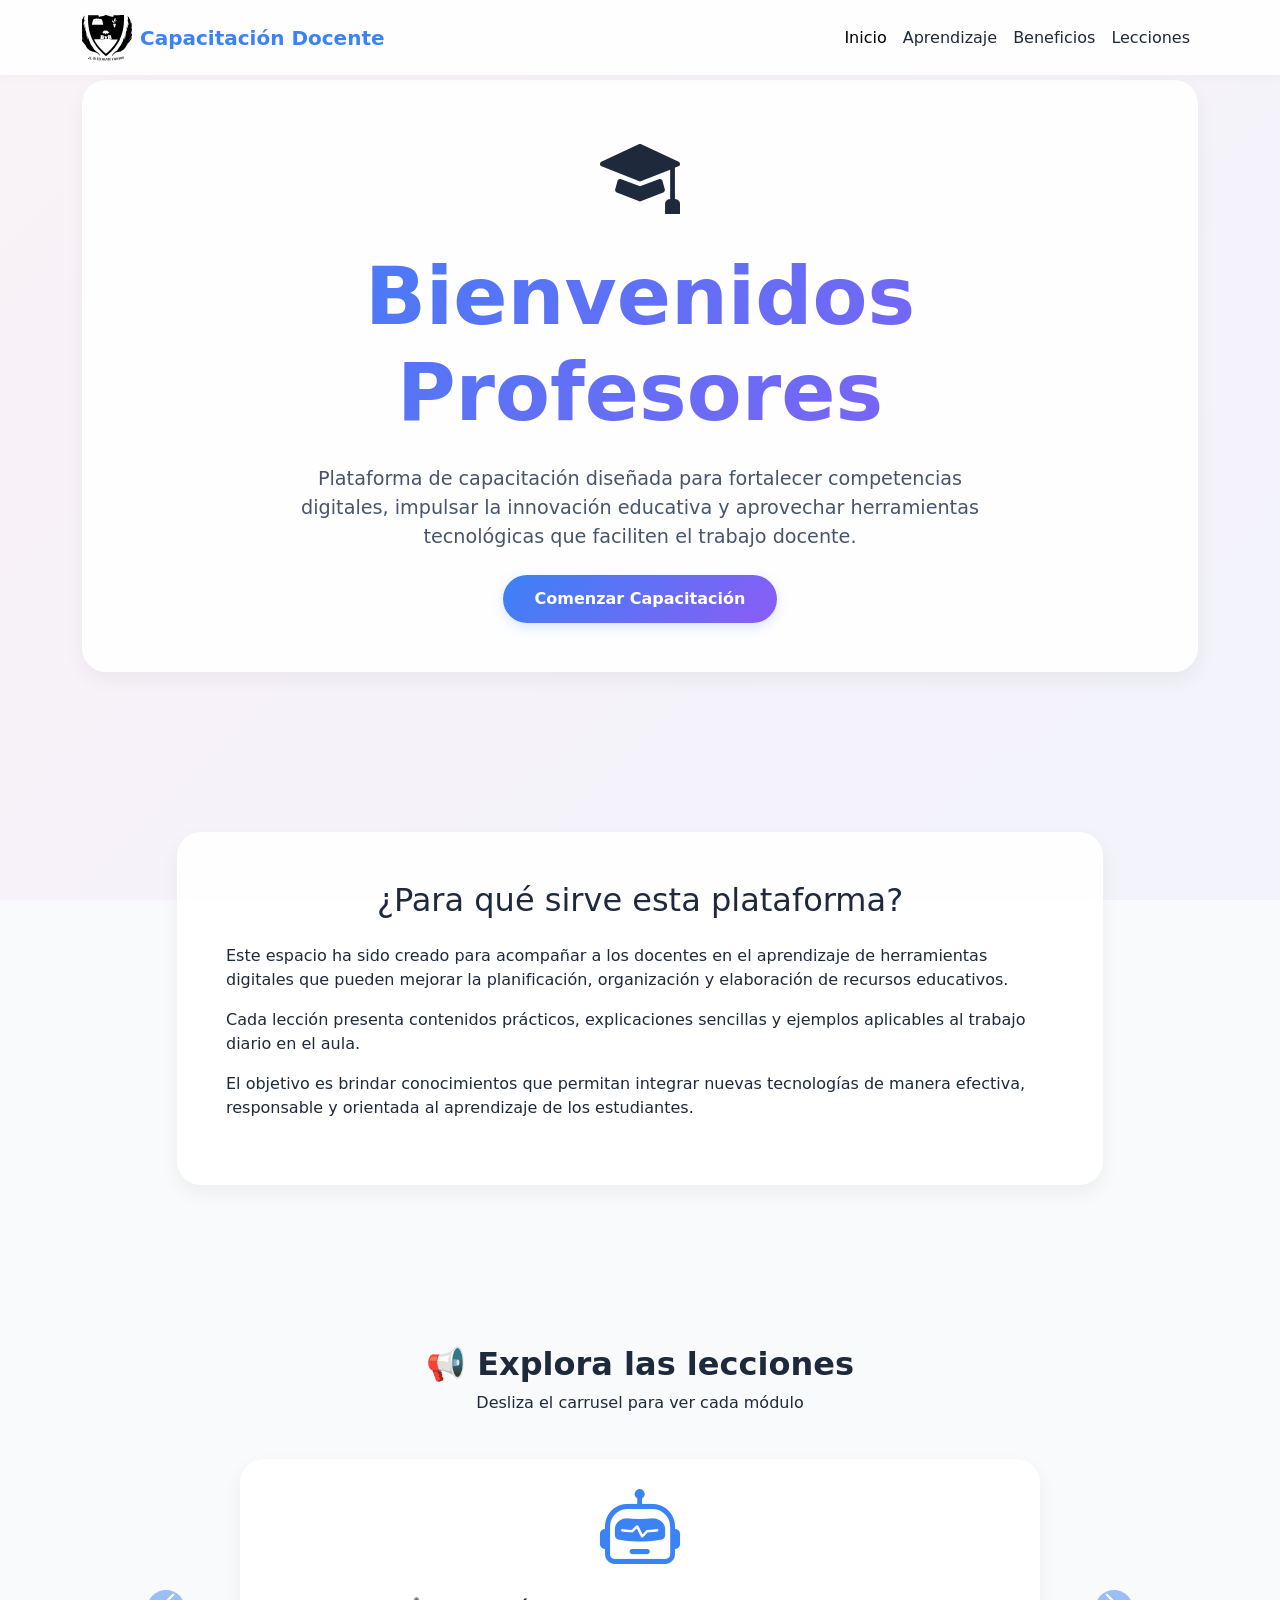
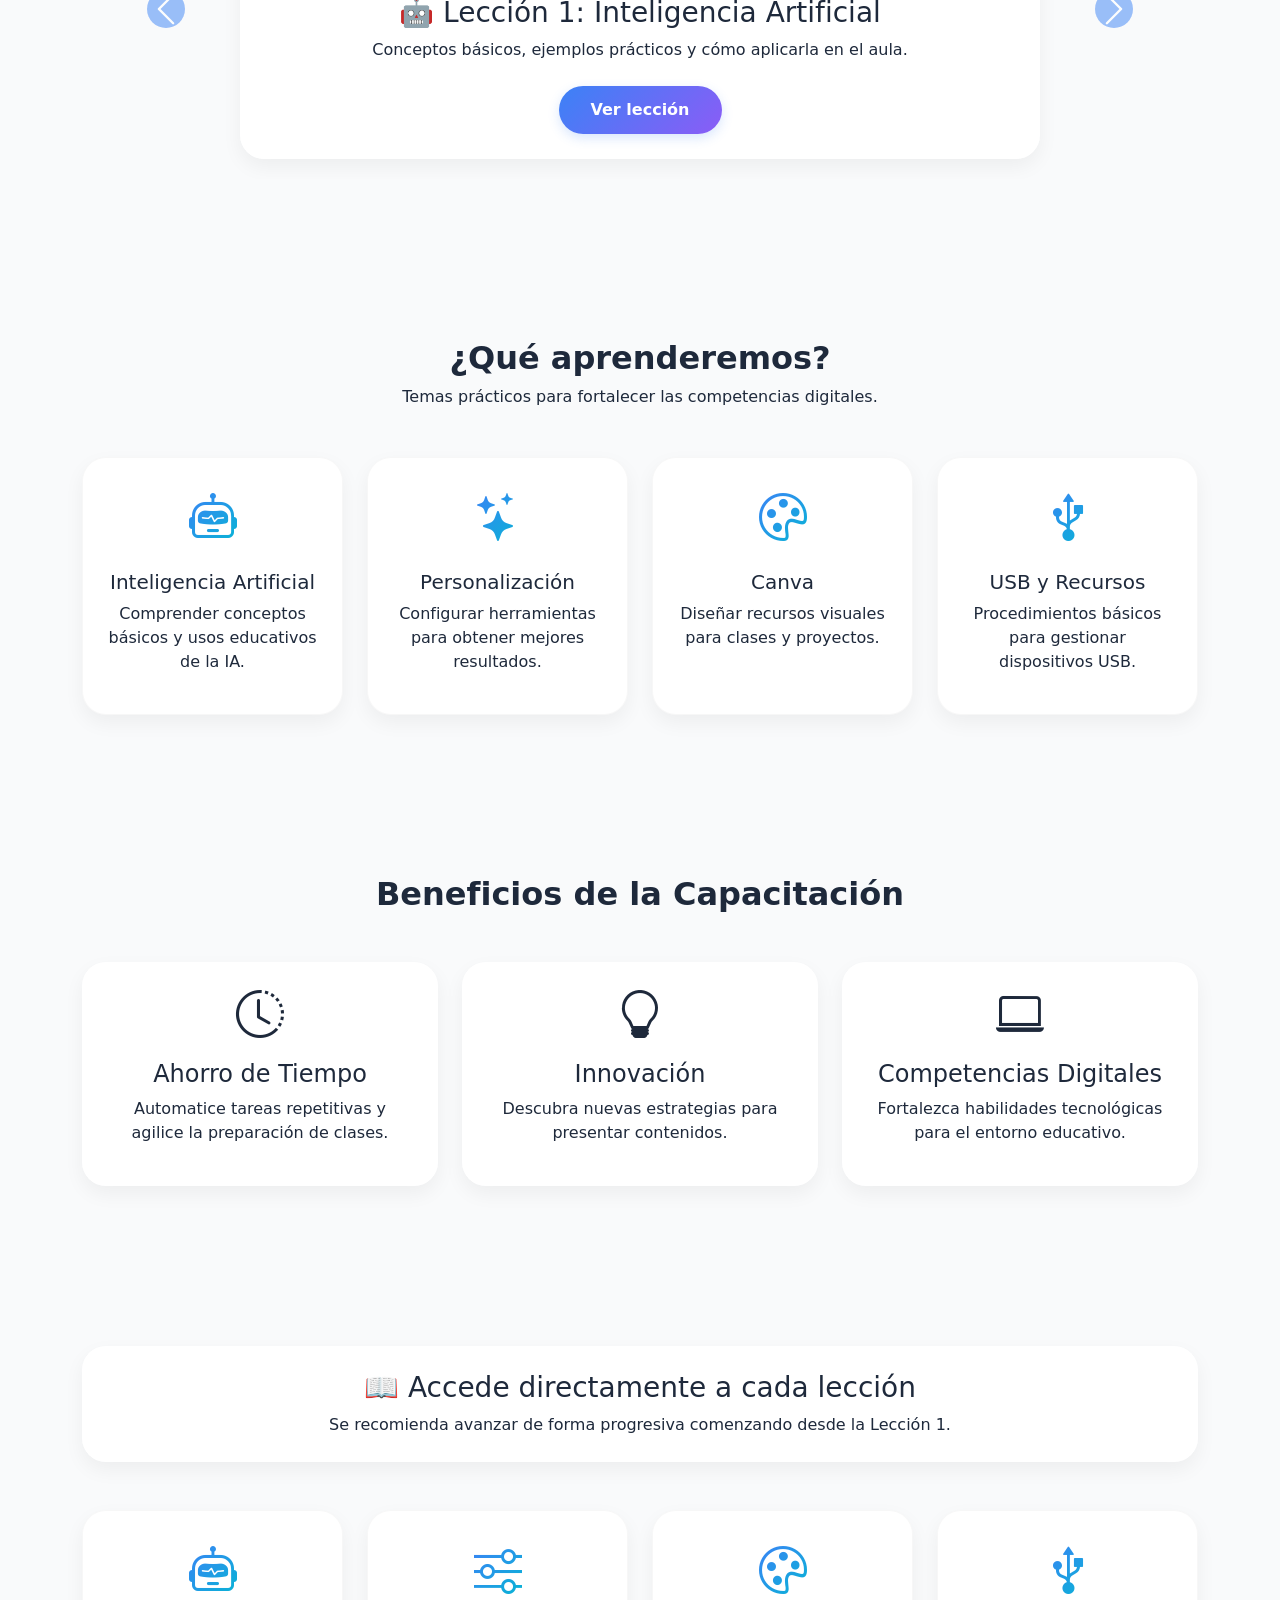
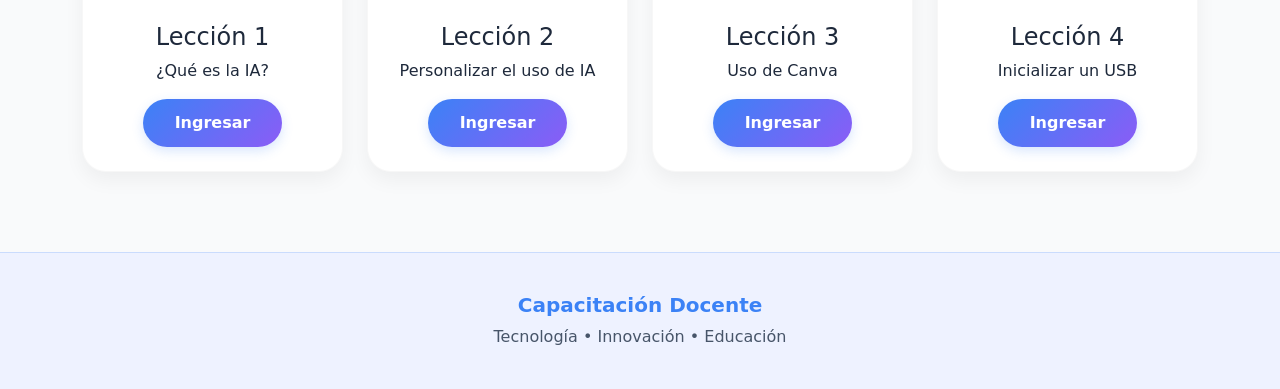
<file: index.html>
<!DOCTYPE html>
<html lang="es">
<head>
  <meta charset="UTF-8">
  <meta name="viewport" content="width=device-width, initial-scale=1.0">
  <title>Capacitación Docente | Aprende herramientas digitales</title>
  <link rel="icon" href="img/logocolegio.svg">
  <!-- Bootstrap 5 -->
  <link href="https://cdn.jsdelivr.net/npm/bootstrap@5.3.8/dist/css/bootstrap.min.css" rel="stylesheet">
  <!-- Bootstrap Icons -->
  <link rel="stylesheet" href="https://cdn.jsdelivr.net/npm/bootstrap-icons@1.13.1/font/bootstrap-icons.min.css">
  <!-- Tu CSS claro -->
  <link rel="stylesheet" href="css/styles.css">
</head>
<body>

<!-- ==========================
     NAVBAR
========================== -->
<nav class="navbar navbar-expand-lg navbar-custom fixed-top">
  <div class="container">
    <a class="navbar-brand d-flex align-items-center" href="index.html">
      <img src="img/logocolegio.svg" alt="Logo Colegio" width="50" class="me-2">
      <span class="fw-bold">Capacitación Docente</span>
    </a>
    <button class="navbar-toggler" type="button" data-bs-toggle="collapse" data-bs-target="#menu">
      <span class="navbar-toggler-icon"></span>
    </button>
    <div class="collapse navbar-collapse" id="menu">
      <ul class="navbar-nav ms-auto">
        <li class="nav-item"><a class="nav-link" href="#inicio">Inicio</a></li>
        <li class="nav-item"><a class="nav-link" href="#aprendizaje">Aprendizaje</a></li>
        <li class="nav-item"><a class="nav-link" href="#beneficios">Beneficios</a></li>
        <li class="nav-item"><a class="nav-link" href="#lecciones">Lecciones</a></li>
      </ul>
    </div>
  </div>
</nav>

<!-- ==========================
     HERO
========================== -->
<section id="inicio" class="section-slide">
  <div class="container text-center">
    <div class="glass p-5 reveal">
      <i class="bi bi-mortarboard-fill display-1 float-element"></i>
      <h1 class="hero-title mt-4">Bienvenidos Profesores</h1>
      <p class="hero-subtitle mt-4">
        Plataforma de capacitación diseñada para fortalecer competencias digitales, impulsar la innovación educativa
        y aprovechar herramientas tecnológicas que faciliten el trabajo docente.
      </p>
      <a href="#lecciones" class="btn btn-custom mt-4">Comenzar Capacitación</a>
    </div>
  </div>
</section>

<!-- ==========================
     PRESENTACIÓN
========================== -->
<section class="section-slide">
  <div class="container">
    <div class="row justify-content-center">
      <div class="col-lg-10">
        <div class="glass p-5 reveal">
          <h2 class="text-center mb-4">¿Para qué sirve esta plataforma?</h2>
          <p>Este espacio ha sido creado para acompañar a los docentes en el aprendizaje de herramientas digitales
            que pueden mejorar la planificación, organización y elaboración de recursos educativos.</p>
          <p>Cada lección presenta contenidos prácticos, explicaciones sencillas y ejemplos aplicables
            al trabajo diario en el aula.</p>
          <p>El objetivo es brindar conocimientos que permitan integrar nuevas tecnologías de manera efectiva,
            responsable y orientada al aprendizaje de los estudiantes.</p>
        </div>
      </div>
    </div>
  </div>
</section>

<!-- ==========================
     NUEVO CARRUSEL (arriba, sin reemplazar nada)
========================== -->
<section class="section-slide">
  <div class="container">
    <div class="text-center mb-4">
      <h2 class="fw-bold">📢 Explora las lecciones</h2>
      <p>Desliza el carrusel para ver cada módulo</p>
    </div>
    <div id="carouselLeccionesTop" class="carousel slide" data-bs-ride="carousel">
      <div class="carousel-indicators">
        <button type="button" data-bs-target="#carouselLeccionesTop" data-bs-slide-to="0" class="active"></button>
        <button type="button" data-bs-target="#carouselLeccionesTop" data-bs-slide-to="1"></button>
        <button type="button" data-bs-target="#carouselLeccionesTop" data-bs-slide-to="2"></button>
        <button type="button" data-bs-target="#carouselLeccionesTop" data-bs-slide-to="3"></button>
      </div>
      <div class="carousel-inner">
        <div class="carousel-item active">
          <div class="glass p-4 text-center" style="max-width: 800px; margin: 0 auto;">
            <i class="bi bi-robot display-1" style="color: var(--primary);"></i>
            <h3 class="mt-3">🤖 Lección 1: Inteligencia Artificial</h3>
            <p>Conceptos básicos, ejemplos prácticos y cómo aplicarla en el aula.</p>
            <a href="leccion1.html" class="btn btn-custom mt-2">Ver lección</a>
          </div>
        </div>
        <div class="carousel-item">
          <div class="glass p-4 text-center" style="max-width: 800px; margin: 0 auto;">
            <i class="bi bi-stars display-1" style="color: var(--primary);"></i>
            <h3 class="mt-3">🎯 Lección 2: Personalizar la IA</h3>
            <p>Ajusta prompts y parámetros para obtener respuestas adaptadas a tu materia.</p>
            <a href="leccion2.html" class="btn btn-custom mt-2">Ver lección</a>
          </div>
        </div>
        <div class="carousel-item">
          <div class="glass p-4 text-center" style="max-width: 800px; margin: 0 auto;">
            <i class="bi bi-palette display-1" style="color: var(--primary);"></i>
            <h3 class="mt-3">🎨 Lección 3: Canva para docentes</h3>
            <p>Diseña materiales visuales, infografías y presentaciones impactantes.</p>
            <a href="leccion3.html" class="btn btn-custom mt-2">Ver lección</a>
          </div>
        </div>
        <div class="carousel-item">
          <div class="glass p-4 text-center" style="max-width: 800px; margin: 0 auto;">
            <i class="bi bi-usb-symbol display-1" style="color: var(--primary);"></i>
            <h3 class="mt-3">💾 Lección 4: Inicializar un USB</h3>
            <p>Formateo, organización de archivos y seguridad para el aula.</p>
            <a href="leccion4.html" class="btn btn-custom mt-2">Ver lección</a>
          </div>
        </div>
      </div>
      <button class="carousel-control-prev" type="button" data-bs-target="#carouselLeccionesTop" data-bs-slide="prev">
        <span class="carousel-control-prev-icon" aria-hidden="true"></span>
      </button>
      <button class="carousel-control-next" type="button" data-bs-target="#carouselLeccionesTop" data-bs-slide="next">
        <span class="carousel-control-next-icon" aria-hidden="true"></span>
      </button>
    </div>
  </div>
</section>

<!-- ==========================
     APRENDIZAJE (tarjetas originales)
========================== -->
<section id="aprendizaje" class="section-slide">
  <div class="container">
    <div class="text-center mb-5">
      <h2 class="fw-bold">¿Qué aprenderemos?</h2>
      <p>Temas prácticos para fortalecer las competencias digitales.</p>
    </div>
    <div class="row g-4">
      <div class="col-md-6 col-lg-3">
        <div class="card-custom p-4 h-100 text-center reveal">
          <i class="bi bi-robot card-icon"></i>
          <h5 class="mt-3">Inteligencia Artificial</h5>
          <p>Comprender conceptos básicos y usos educativos de la IA.</p>
        </div>
      </div>
      <div class="col-md-6 col-lg-3">
        <div class="card-custom p-4 h-100 text-center reveal">
          <i class="bi bi-stars card-icon"></i>
          <h5 class="mt-3">Personalización</h5>
          <p>Configurar herramientas para obtener mejores resultados.</p>
        </div>
      </div>
      <div class="col-md-6 col-lg-3">
        <div class="card-custom p-4 h-100 text-center reveal">
          <i class="bi bi-palette card-icon"></i>
          <h5 class="mt-3">Canva</h5>
          <p>Diseñar recursos visuales para clases y proyectos.</p>
        </div>
      </div>
      <div class="col-md-6 col-lg-3">
        <div class="card-custom p-4 h-100 text-center reveal">
          <i class="bi bi-usb-symbol card-icon"></i>
          <h5 class="mt-3">USB y Recursos</h5>
          <p>Procedimientos básicos para gestionar dispositivos USB.</p>
        </div>
      </div>
    </div>
  </div>
</section>

<!-- ==========================
     BENEFICIOS
========================== -->
<section id="beneficios" class="section-slide">
  <div class="container">
    <div class="text-center mb-5">
      <h2 class="fw-bold">Beneficios de la Capacitación</h2>
    </div>
    <div class="row g-4">
      <div class="col-lg-4">
        <div class="glass p-4 text-center reveal">
          <i class="bi bi-clock-history display-5"></i>
          <h4 class="mt-3">Ahorro de Tiempo</h4>
          <p>Automatice tareas repetitivas y agilice la preparación de clases.</p>
        </div>
      </div>
      <div class="col-lg-4">
        <div class="glass p-4 text-center reveal">
          <i class="bi bi-lightbulb display-5"></i>
          <h4 class="mt-3">Innovación</h4>
          <p>Descubra nuevas estrategias para presentar contenidos.</p>
        </div>
      </div>
      <div class="col-lg-4">
        <div class="glass p-4 text-center reveal">
          <i class="bi bi-laptop display-5"></i>
          <h4 class="mt-3">Competencias Digitales</h4>
          <p>Fortalezca habilidades tecnológicas para el entorno educativo.</p>
        </div>
      </div>
    </div>
  </div>
</section>

<!-- ==========================
     LECCIONES (SECCIÓN ORIGINAL CON TARJETAS Y BOTONES INGRESAR)
========================== -->
<section id="lecciones" class="section-slide">
  <div class="container">
    <div class="glass p-4 text-center mb-5 reveal">
      <h3>📖 Accede directamente a cada lección</h3>
      <p class="mb-0">Se recomienda avanzar de forma progresiva comenzando desde la Lección 1.</p>
    </div>
    <div class="row g-4">
      <div class="col-md-6 col-lg-3">
        <div class="card-custom p-4 text-center reveal">
          <i class="bi bi-robot card-icon"></i>
          <h4 class="mt-3">Lección 1</h4>
          <p>¿Qué es la IA?</p>
          <a href="leccion1.html" class="btn btn-custom">Ingresar</a>
        </div>
      </div>
      <div class="col-md-6 col-lg-3">
        <div class="card-custom p-4 text-center reveal">
          <i class="bi bi-sliders card-icon"></i>
          <h4 class="mt-3">Lección 2</h4>
          <p>Personalizar el uso de IA</p>
          <a href="leccion2.html" class="btn btn-custom">Ingresar</a>
        </div>
      </div>
      <div class="col-md-6 col-lg-3">
        <div class="card-custom p-4 text-center reveal">
          <i class="bi bi-palette card-icon"></i>
          <h4 class="mt-3">Lección 3</h4>
          <p>Uso de Canva</p>
          <a href="leccion3.html" class="btn btn-custom">Ingresar</a>
        </div>
      </div>
      <div class="col-md-6 col-lg-3">
        <div class="card-custom p-4 text-center reveal">
          <i class="bi bi-usb-symbol card-icon"></i>
          <h4 class="mt-3">Lección 4</h4>
          <p>Inicializar un USB</p>
          <a href="leccion4.html" class="btn btn-custom">Ingresar</a>
        </div>
      </div>
    </div>
  </div>
</section>

<!-- ==========================
     FOOTER
========================== -->
<footer>
  <div class="container text-center">
    <h5>Capacitación Docente</h5>
    <p class="mb-0">Tecnología • Innovación • Educación</p>
  </div>
</footer>

<!-- Botón volver arriba -->
<button id="btnTop" class="btn btn-custom"><i class="bi bi-arrow-up"></i></button>

<script src="https://cdn.jsdelivr.net/npm/bootstrap@5.3.8/dist/js/bootstrap.bundle.min.js"></script>
<script src="js/app.js"></script>
</body>
</html>
</file>
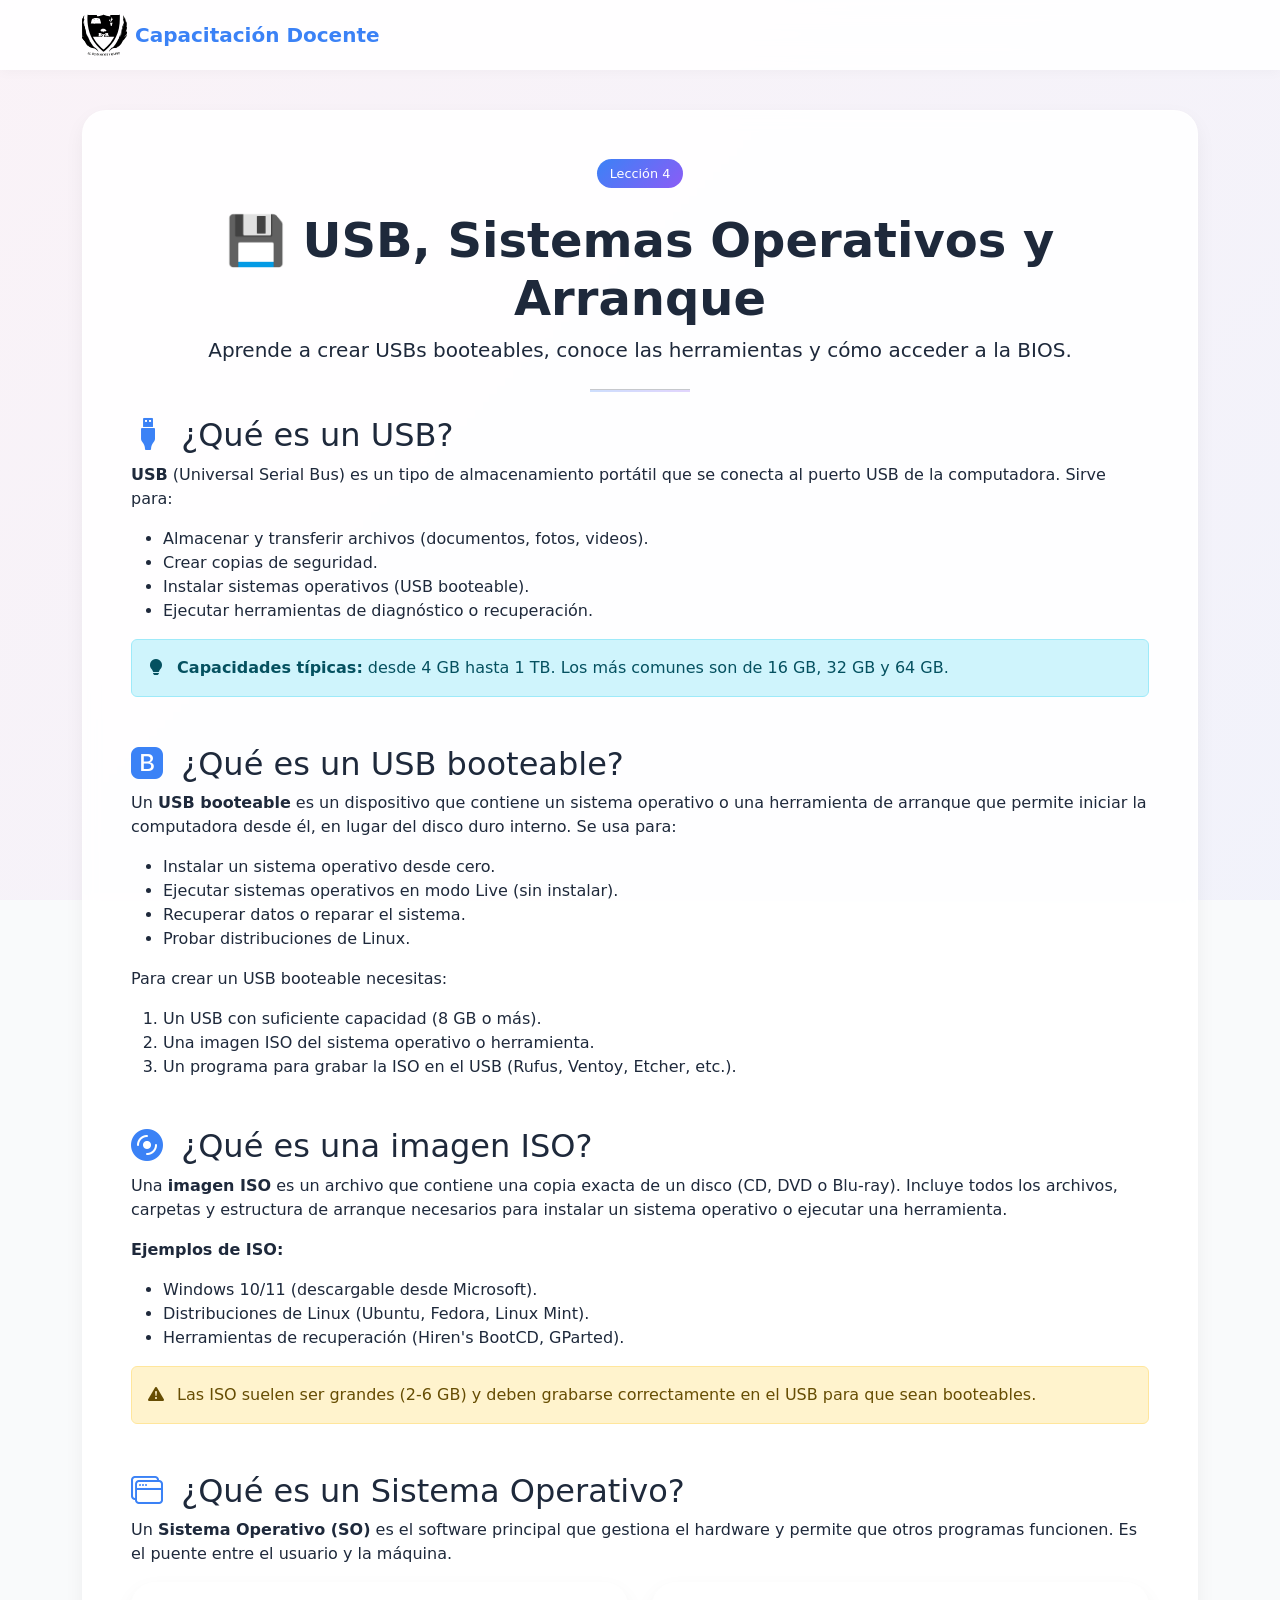
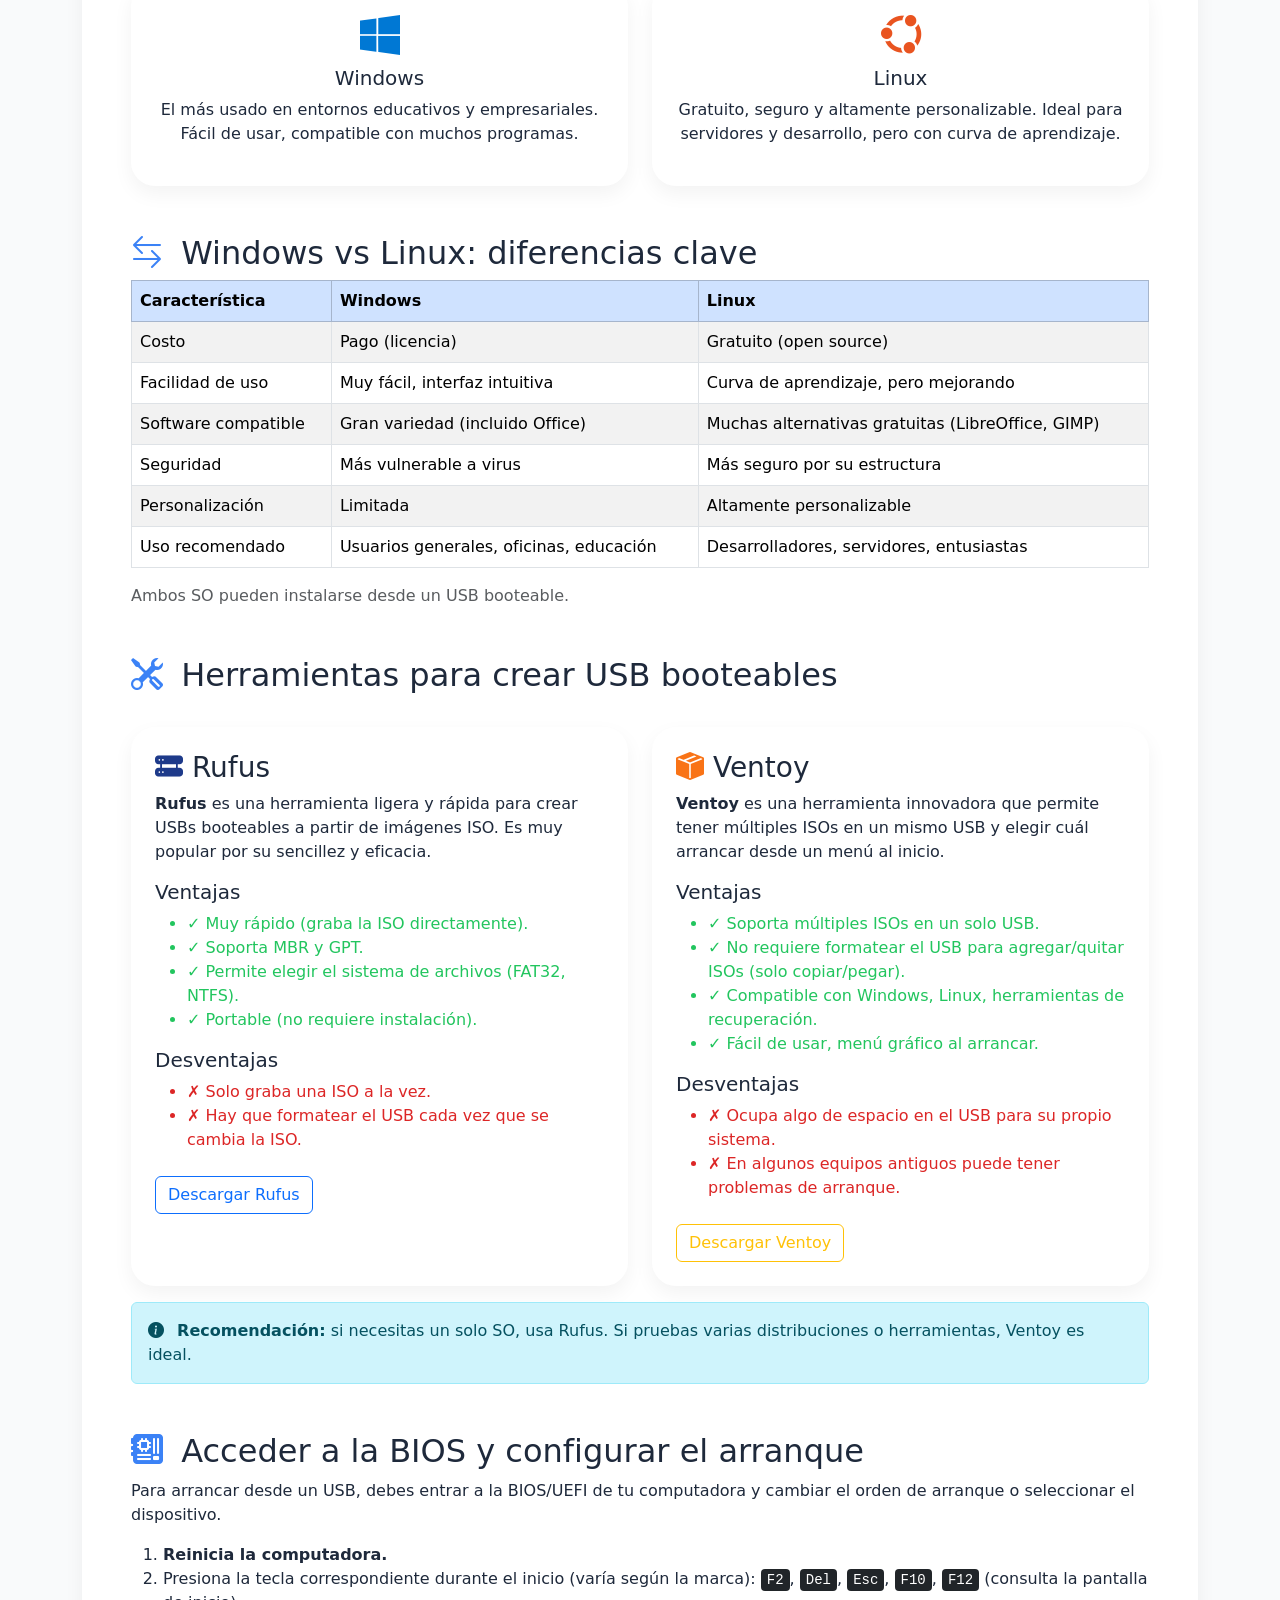
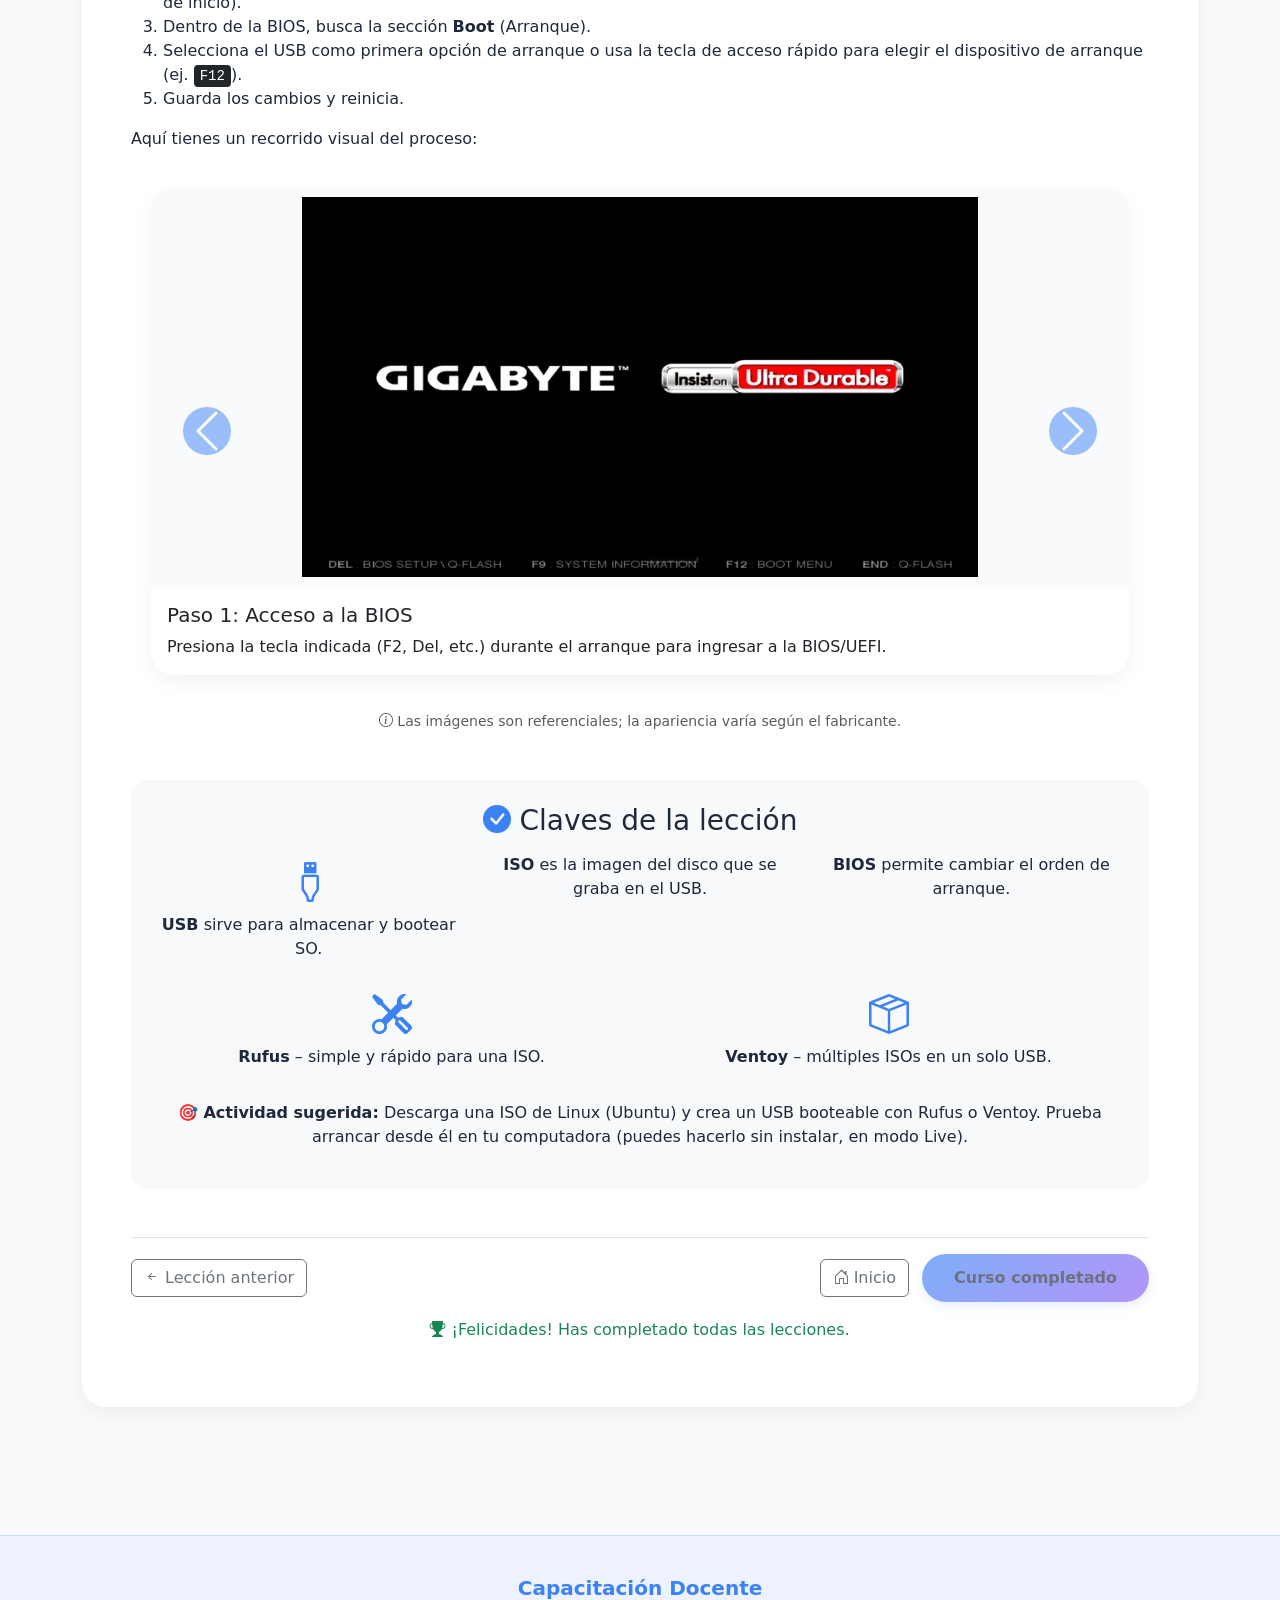
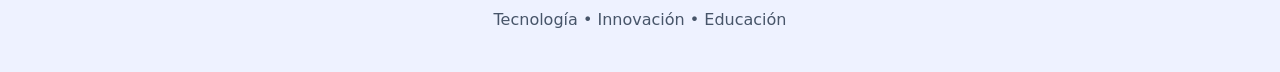
<file: leccion4.html>
<!DOCTYPE html>
<html lang="es">
<head>
  <meta charset="UTF-8">
  <meta name="viewport" content="width=device-width, initial-scale=1.0">
  <title>Lección 4: USB, Sistemas Operativos y Herramientas de Arranque | Capacitación Docente</title>
  <link rel="icon" href="img/logocolegio.svg">
  <!-- Bootstrap 5 -->
  <link href="https://cdn.jsdelivr.net/npm/bootstrap@5.3.8/dist/css/bootstrap.min.css" rel="stylesheet">
  <!-- Bootstrap Icons -->
  <link rel="stylesheet" href="https://cdn.jsdelivr.net/npm/bootstrap-icons@1.13.1/font/bootstrap-icons.min.css">
  <!-- Tu CSS claro -->
  <link rel="stylesheet" href="css/styles.css">
  <style>
    .tarjeta-interactiva {
      background: white;
      border-radius: var(--radius);
      padding: 1.5rem;
      box-shadow: var(--shadow);
      transition: var(--transition);
      height: 100%;
      text-align: center;
    }
    .tarjeta-interactiva:hover {
      transform: translateY(-8px);
      box-shadow: 0 20px 30px -12px rgba(0, 0, 0, 0.15);
    }
    .badge-leccion {
      background: linear-gradient(135deg, var(--primary), var(--accent));
      color: white;
      padding: 0.3rem 0.8rem;
      border-radius: 50px;
      font-size: 0.8rem;
      display: inline-block;
      margin-bottom: 1rem;
    }
    .carousel-paso .carousel-item {
      padding: 20px;
    }
    .carousel-paso .card {
      border: none;
      border-radius: var(--radius);
      box-shadow: var(--shadow);
      overflow: hidden;
    }
    .carousel-paso .card img {
      max-height: 400px;
      object-fit: contain;
      background: #f8fafc;
      padding: 10px;
    }
    .carousel-control-prev-icon,
    .carousel-control-next-icon {
      background-color: var(--primary);
      border-radius: 50%;
      padding: 1.5rem;
    }
    .comparacion-herramienta {
      background: white;
      border-radius: var(--radius);
      padding: 1.5rem;
      box-shadow: var(--shadow);
      height: 100%;
    }
    .comparacion-herramienta ul {
      text-align: left;
    }
    .ventaja {
      color: #22c55e;
    }
    .desventaja {
      color: #dc2626;
    }
  </style>
</head>
<body>

<nav class="navbar navbar-custom">
  <div class="container">
    <a class="navbar-brand d-flex align-items-center" href="index.html">
      <img src="img/logocolegio.svg" alt="Logo" width="45" class="me-2">
      <span class="fw-bold">Capacitación Docente</span>
    </a>
  </div>
</nav>

<section class="section-slide" style="padding-top: 40px;">
  <div class="container">
    <div class="glass p-4 p-md-5 reveal">
      
      <!-- Encabezado -->
      <div class="text-center mb-4">
        <span class="badge-leccion">Lección 4 </span>
        <h1 class="display-5 fw-bold mt-2">💾 USB, Sistemas Operativos y Arranque</h1>
        <p class="lead">Aprende a crear USBs booteables, conoce las herramientas y cómo acceder a la BIOS.</p>
        <hr class="my-4" style="max-width: 100px; margin: auto; height: 3px; background: linear-gradient(90deg, var(--primary), var(--accent));">
      </div>

      <!-- ================= 1. QUÉ ES UN USB Y PARA QUÉ SIRVE ================= -->
      <div class="mb-5">
        <h2><i class="bi bi-usb-plug-fill me-2" style="color: var(--primary);"></i> ¿Qué es un USB?</h2>
        <p><strong>USB</strong> (Universal Serial Bus) es un tipo de almacenamiento portátil que se conecta al puerto USB de la computadora. Sirve para:</p>
        <ul>
          <li>Almacenar y transferir archivos (documentos, fotos, videos).</li>
          <li>Crear copias de seguridad.</li>
          <li>Instalar sistemas operativos (USB booteable).</li>
          <li>Ejecutar herramientas de diagnóstico o recuperación.</li>
        </ul>
        <div class="alert alert-info mt-2">
          <i class="bi bi-lightbulb-fill me-2"></i> <strong>Capacidades típicas:</strong> desde 4 GB hasta 1 TB. Los más comunes son de 16 GB, 32 GB y 64 GB.
        </div>
      </div>

      <!-- ================= 2. USB BOOTEABLE ================= -->
      <div class="mb-5">
        <h2><i class="bi bi-bootstrap-fill me-2" style="color: var(--primary);"></i> ¿Qué es un USB booteable?</h2>
        <p>Un <strong>USB booteable</strong> es un dispositivo que contiene un sistema operativo o una herramienta de arranque que permite iniciar la computadora desde él, en lugar del disco duro interno. Se usa para:</p>
        <ul>
          <li>Instalar un sistema operativo desde cero.</li>
          <li>Ejecutar sistemas operativos en modo Live (sin instalar).</li>
          <li>Recuperar datos o reparar el sistema.</li>
          <li>Probar distribuciones de Linux.</li>
        </ul>
        <p>Para crear un USB booteable necesitas:</p>
        <ol>
          <li>Un USB con suficiente capacidad (8 GB o más).</li>
          <li>Una imagen ISO del sistema operativo o herramienta.</li>
          <li>Un programa para grabar la ISO en el USB (Rufus, Ventoy, Etcher, etc.).</li>
        </ol>
      </div>

      <!-- ================= 3. QUÉ ES UNA ISO ================= -->
      <div class="mb-5">
        <h2><i class="bi bi-disc-fill me-2" style="color: var(--primary);"></i> ¿Qué es una imagen ISO?</h2>
        <p>Una <strong>imagen ISO</strong> es un archivo que contiene una copia exacta de un disco (CD, DVD o Blu-ray). Incluye todos los archivos, carpetas y estructura de arranque necesarios para instalar un sistema operativo o ejecutar una herramienta.</p>
        <p><strong>Ejemplos de ISO:</strong></p>
        <ul>
          <li>Windows 10/11 (descargable desde Microsoft).</li>
          <li>Distribuciones de Linux (Ubuntu, Fedora, Linux Mint).</li>
          <li>Herramientas de recuperación (Hiren's BootCD, GParted).</li>
        </ul>
        <div class="alert alert-warning">
          <i class="bi bi-exclamation-triangle-fill me-2"></i> Las ISO suelen ser grandes (2-6 GB) y deben grabarse correctamente en el USB para que sean booteables.
        </div>
      </div>

      <!-- ================= 4. QUÉ ES UN SISTEMA OPERATIVO ================= -->
      <div class="mb-5">
        <h2><i class="bi bi-window-stack me-2" style="color: var(--primary);"></i> ¿Qué es un Sistema Operativo?</h2>
        <p>Un <strong>Sistema Operativo (SO)</strong> es el software principal que gestiona el hardware y permite que otros programas funcionen. Es el puente entre el usuario y la máquina.</p>
        <div class="row mt-3">
          <div class="col-md-6">
            <div class="tarjeta-interactiva">
              <i class="bi bi-windows fs-1" style="color: #0078d4;"></i>
              <h5>Windows</h5>
              <p>El más usado en entornos educativos y empresariales. Fácil de usar, compatible con muchos programas.</p>
            </div>
          </div>
          <div class="col-md-6">
            <div class="tarjeta-interactiva">
              <i class="bi bi-ubuntu fs-1" style="color: #e95420;"></i>
              <h5>Linux</h5>
              <p>Gratuito, seguro y altamente personalizable. Ideal para servidores y desarrollo, pero con curva de aprendizaje.</p>
            </div>
          </div>
        </div>
      </div>

      <!-- ================= 5. COMPARATIVA WINDOWS VS LINUX ================= -->
      <div class="mb-5">
        <h2><i class="bi bi-arrow-left-right me-2" style="color: var(--primary);"></i> Windows vs Linux: diferencias clave</h2>
        <div class="table-responsive">
          <table class="table table-bordered table-striped">
            <thead class="table-primary">
              <tr>
                <th>Característica</th>
                <th>Windows</th>
                <th>Linux</th>
              </tr>
            </thead>
            <tbody>
              <tr><td>Costo</td><td>Pago (licencia)</td><td>Gratuito (open source)</td></tr>
              <tr><td>Facilidad de uso</td><td>Muy fácil, interfaz intuitiva</td><td>Curva de aprendizaje, pero mejorando</td></tr>
              <tr><td>Software compatible</td><td>Gran variedad (incluido Office)</td><td>Muchas alternativas gratuitas (LibreOffice, GIMP)</td></tr>
              <tr><td>Seguridad</td><td>Más vulnerable a virus</td><td>Más seguro por su estructura</td></tr>
              <tr><td>Personalización</td><td>Limitada</td><td>Altamente personalizable</td></tr>
              <tr><td>Uso recomendado</td><td>Usuarios generales, oficinas, educación</td><td>Desarrolladores, servidores, entusiastas</td></tr>
            </tbody>
          </table>
        </div>
        <p class="text-muted">Ambos SO pueden instalarse desde un USB booteable.</p>
      </div>

      <!-- ================= 6. RUFUS Y VENTOY ================= -->
      <div class="mb-5">
        <h2><i class="bi bi-tools me-2" style="color: var(--primary);"></i> Herramientas para crear USB booteables</h2>
        <div class="row g-4 mt-2">
          <!-- Rufus -->
          <div class="col-md-6">
            <div class="comparacion-herramienta">
              <h3><i class="bi bi-hdd-rack-fill" style="color: #1e3a8a;"></i> Rufus</h3>
              <p><strong>Rufus</strong> es una herramienta ligera y rápida para crear USBs booteables a partir de imágenes ISO. Es muy popular por su sencillez y eficacia.</p>
              <h5>Ventajas</h5>
              <ul>
                <li class="ventaja">✓ Muy rápido (graba la ISO directamente).</li>
                <li class="ventaja">✓ Soporta MBR y GPT.</li>
                <li class="ventaja">✓ Permite elegir el sistema de archivos (FAT32, NTFS).</li>
                <li class="ventaja">✓ Portable (no requiere instalación).</li>
              </ul>
              <h5>Desventajas</h5>
              <ul>
                <li class="desventaja">✗ Solo graba una ISO a la vez.</li>
                <li class="desventaja">✗ Hay que formatear el USB cada vez que se cambia la ISO.</li>
              </ul>
              <a href="https://rufus.ie/" target="_blank" class="btn btn-outline-primary mt-2">Descargar Rufus</a>
            </div>
          </div>
          <!-- Ventoy -->
          <div class="col-md-6">
            <div class="comparacion-herramienta">
              <h3><i class="bi bi-box-seam-fill" style="color: #f97316;"></i> Ventoy</h3>
              <p><strong>Ventoy</strong> es una herramienta innovadora que permite tener múltiples ISOs en un mismo USB y elegir cuál arrancar desde un menú al inicio.</p>
              <h5>Ventajas</h5>
              <ul>
                <li class="ventaja">✓ Soporta múltiples ISOs en un solo USB.</li>
                <li class="ventaja">✓ No requiere formatear el USB para agregar/quitar ISOs (solo copiar/pegar).</li>
                <li class="ventaja">✓ Compatible con Windows, Linux, herramientas de recuperación.</li>
                <li class="ventaja">✓ Fácil de usar, menú gráfico al arrancar.</li>
              </ul>
              <h5>Desventajas</h5>
              <ul>
                <li class="desventaja">✗ Ocupa algo de espacio en el USB para su propio sistema.</li>
                <li class="desventaja">✗ En algunos equipos antiguos puede tener problemas de arranque.</li>
              </ul>
              <a href="https://www.ventoy.net/" target="_blank" class="btn btn-outline-warning mt-2">Descargar Ventoy</a>
            </div>
          </div>
        </div>
        <div class="alert alert-info mt-3">
          <i class="bi bi-info-circle-fill me-2"></i> <strong>Recomendación:</strong> si necesitas un solo SO, usa Rufus. Si pruebas varias distribuciones o herramientas, Ventoy es ideal.
        </div>
      </div>

      <!-- ================= 7. CÓMO ENTRAR A LA BIOS + CARRUSEL DE IMÁGENES ================= -->
      <div class="mb-5">
        <h2><i class="bi bi-motherboard-fill me-2" style="color: var(--primary);"></i> Acceder a la BIOS y configurar el arranque</h2>
        <p>Para arrancar desde un USB, debes entrar a la BIOS/UEFI de tu computadora y cambiar el orden de arranque o seleccionar el dispositivo.</p>
        <ol>
          <li><strong>Reinicia la computadora.</strong></li>
          <li>Presiona la tecla correspondiente durante el inicio (varía según la marca): <kbd>F2</kbd>, <kbd>Del</kbd>, <kbd>Esc</kbd>, <kbd>F10</kbd>, <kbd>F12</kbd> (consulta la pantalla de inicio).</li>
          <li>Dentro de la BIOS, busca la sección <strong>Boot</strong> (Arranque).</li>
          <li>Selecciona el USB como primera opción de arranque o usa la tecla de acceso rápido para elegir el dispositivo de arranque (ej. <kbd>F12</kbd>).</li>
          <li>Guarda los cambios y reinicia.</li>
        </ol>
        <p>Aquí tienes un recorrido visual del proceso:</p>

        <!-- Carrusel de imágenes de la BIOS -->
        <div id="carouselBIOS" class="carousel slide carousel-paso" data-bs-ride="carousel">
          <div class="carousel-indicators">
            <button type="button" data-bs-target="#carouselBIOS" data-bs-slide-to="0" class="active"></button>
            <button type="button" data-bs-target="#carouselBIOS" data-bs-slide-to="1"></button>
            <button type="button" data-bs-target="#carouselBIOS" data-bs-slide-to="2"></button>
          </div>
          <div class="carousel-inner">
            <!-- Imagen 1: formateo1.png -->
            <div class="carousel-item active">
              <div class="card">
                <img src="img/formateo1.png" class="card-img-top" alt="Paso 1: Acceder a la BIOS">
                <div class="card-body">
                  <h5 class="card-title">Paso 1: Acceso a la BIOS</h5>
                  <p class="card-text">Presiona la tecla indicada (F2, Del, etc.) durante el arranque para ingresar a la BIOS/UEFI.</p>
                </div>
              </div>
            </div>
            <!-- Imagen 2: formateo2.png (BIOS) -->
            <div class="carousel-item">
              <div class="card">
                <img src="img/formateo2.png" class="card-img-top" alt="Paso 2: Interfaz de la BIOS">
                <div class="card-body">
                  <h5 class="card-title">Paso 2: Interfaz de la BIOS</h5>
                  <p class="card-text">Una vez dentro, verás la pantalla principal de la BIOS. Busca la sección de arranque (Boot).</p>
                </div>
              </div>
            </div>
            <!-- Imagen 3: seccion3.png (sección Boot) -->
            <div class="carousel-item">
              <div class="card">
                <img src="img/formateo3.png" class="card-img-top" alt="Paso 3: Sección de arranque">
                <div class="card-body">
                  <h5 class="card-title">Paso 3: Sección Boot</h5>
                  <p class="card-text">En la sección Boot, selecciona el USB como primer dispositivo de arranque. Guarda los cambios (F10) y reinicia.</p>
                </div>
              </div>
            </div>
          </div>
          <button class="carousel-control-prev" type="button" data-bs-target="#carouselBIOS" data-bs-slide="prev">
            <span class="carousel-control-prev-icon" aria-hidden="true"></span>
            <span class="visually-hidden">Anterior</span>
          </button>
          <button class="carousel-control-next" type="button" data-bs-target="#carouselBIOS" data-bs-slide="next">
            <span class="carousel-control-next-icon" aria-hidden="true"></span>
            <span class="visually-hidden">Siguiente</span>
          </button>
        </div>
        <p class="text-muted text-center mt-3 small"><i class="bi bi-info-circle"></i> Las imágenes son referenciales; la apariencia varía según el fabricante.</p>
      </div>

      <!-- ================= RESUMEN FINAL ================= -->
      <div class="bg-light p-4 rounded-4 mt-4">
        <h3 class="text-center"><i class="bi bi-check-circle-fill" style="color: var(--primary);"></i> Claves de la lección</h3>
        <div class="row text-center mt-3">
          <div class="col-md-4">
            <i class="bi bi-usb-plug fs-1" style="color: var(--primary);"></i>
            <p><strong>USB</strong> sirve para almacenar y bootear SO.</p>
          </div>
          <div class="col-md-4">
            <i class="bi bi-cd fs-1" style="color: var(--primary);"></i>
            <p><strong>ISO</strong> es la imagen del disco que se graba en el USB.</p>
          </div>
          <div class="col-md-4">
            <i class="bi bi-bios fs-1" style="color: var(--primary);"></i>
            <p><strong>BIOS</strong> permite cambiar el orden de arranque.</p>
          </div>
        </div>
        <div class="row text-center mt-2">
          <div class="col-md-6">
            <i class="bi bi-tools fs-1" style="color: var(--primary);"></i>
            <p><strong>Rufus</strong> – simple y rápido para una ISO.</p>
          </div>
          <div class="col-md-6">
            <i class="bi bi-box-seam fs-1" style="color: var(--primary);"></i>
            <p><strong>Ventoy</strong> – múltiples ISOs en un solo USB.</p>
          </div>
        </div>
        <p class="text-center mt-3">🎯 <strong>Actividad sugerida:</strong> Descarga una ISO de Linux (Ubuntu) y crea un USB booteable con Rufus o Ventoy. Prueba arrancar desde él en tu computadora (puedes hacerlo sin instalar, en modo Live).</p>
      </div>

      <!-- ================= BOTONES DE NAVEGACIÓN ================= -->
      <div class="d-flex justify-content-between align-items-center mt-5 pt-3 border-top">
        <a href="leccion3.html" class="btn btn-outline-secondary"><i class="bi bi-arrow-left-short"></i> Lección anterior</a>
        <div>
          <a href="index.html" class="btn btn-outline-secondary me-2"><i class="bi bi-house-door"></i> Inicio</a>
          <a href="#" class="btn btn-custom disabled">Curso completado</a>
        </div>
      </div>
      <p class="text-center text-success mt-3"><i class="bi bi-trophy-fill"></i> ¡Felicidades! Has completado todas las lecciones.</p>
    </div>
  </div>
</section>

<footer class="mt-5">
  <div class="container text-center">
    <h5>Capacitación Docente</h5>
    <p class="mb-0">Tecnología • Innovación • Educación</p>
  </div>
</footer>

<button id="btnTop" class="btn btn-custom"><i class="bi bi-arrow-up"></i></button>

<script src="https://cdn.jsdelivr.net/npm/bootstrap@5.3.8/dist/js/bootstrap.bundle.min.js"></script>
<script src="js/app.js"></script>
</body>
</html>
</file>
<file: css/styles.css>
:root {
  --primary: #3b82f6;    /* azul brillante */
  --secondary: #06b6d4;  /* turquesa */
  --accent: #8b5cf6;     /* lila */
  --light-bg: #f9fafb;   /* fondo muy claro */
  --card-bg: #ffffff;
  --text-dark: #1e293b;
  --text-muted: #475569;
  --radius: 24px;
  --shadow: 0 8px 20px rgba(0, 0, 0, 0.05);
  --transition: 0.25s ease;
}

* {
  margin: 0;
  padding: 0;
  box-sizing: border-box;
}

html {
  scroll-behavior: smooth;
}

body {
  font-family: 'Segoe UI', system-ui, -apple-system, sans-serif;
  background: var(--light-bg);
  color: var(--text-dark);
  overflow-x: hidden;
}

/* ===== FONDO ANIMADO MÁS CLARO ===== */
body::before {
  content: "";
  position: fixed;
  inset: 0;
  background: linear-gradient(-45deg, #bfdbfe, #cffafe, #e0e7ff, #fce7f3);
  background-size: 400% 400%;
  animation: gradientMove 18s ease infinite;
  opacity: 0.4;          /* mucho más sutil */
  z-index: -1;
}

@keyframes gradientMove {
  0% { background-position: 0% 50%; }
  50% { background-position: 100% 50%; }
  100% { background-position: 0% 50%; }
}

/* ===== NAVBAR (más transparente y claro) ===== */
.navbar-custom {
  background: rgba(255, 255, 255, 0.9);
  backdrop-filter: blur(12px);
  box-shadow: 0 2px 12px rgba(0, 0, 0, 0.03);
}

.navbar-brand {
  font-weight: 700;
  color: var(--primary);
}

.nav-link {
  color: var(--text-dark);
  font-weight: 500;
  transition: var(--transition);
}
.nav-link:hover,
.nav-link.active {
  color: var(--primary);
}

/* ===== HERO ===== */
.hero-section {
  min-height: 100vh;
  display: flex;
  align-items: center;
  justify-content: center;
  text-align: center;
  padding: 120px 20px;
}

.hero-title {
  font-size: clamp(2.5rem, 7vw, 5rem);
  font-weight: 800;
  background: linear-gradient(135deg, var(--primary), var(--accent));
  background-clip: text;
  -webkit-background-clip: text;
  color: transparent;
}

.hero-subtitle {
  font-size: 1.2rem;
  max-width: 700px;
  margin: auto;
  color: var(--text-muted);
}

/* ===== SECCIONES ===== */
.content-section {
  padding: 90px 20px;
}

.section-slide {
  padding: 80px 0;
}

/* ===== GLASS (más claro) ===== */
.glass {
  background: rgba(255, 255, 255, 0.9);
  backdrop-filter: blur(8px);
  border-radius: var(--radius);
  box-shadow: var(--shadow);
  border: 1px solid rgba(255, 255, 255, 0.5);
}

/* ===== BOTONES ===== */
.btn-custom {
  background: linear-gradient(135deg, var(--primary), var(--accent));
  color: white;
  border: none;
  border-radius: 60px;
  padding: 12px 32px;
  font-weight: 600;
  transition: var(--transition);
  box-shadow: 0 4px 12px rgba(59, 130, 246, 0.2);
}
.btn-custom:hover {
  transform: translateY(-3px);
  box-shadow: 0 8px 18px rgba(59, 130, 246, 0.3);
  color: white;
}

/* ===== TARJETAS ===== */
.card-custom {
  background: var(--card-bg);
  border-radius: var(--radius);
  box-shadow: var(--shadow);
  transition: var(--transition);
  border: 1px solid rgba(0, 0, 0, 0.03);
}
.card-custom:hover {
  transform: translateY(-6px);
  box-shadow: 0 20px 30px -12px rgba(0, 0, 0, 0.1);
}

.card-icon {
  font-size: 3rem;
  background: linear-gradient(135deg, var(--primary), var(--secondary));
  background-clip: text;
  -webkit-background-clip: text;
  color: transparent;
}

/* ===== REVEAL (animación) ===== */
.reveal {
  opacity: 0;
  transform: translateY(30px);
  transition: 0.7s ease;
}
.reveal.active {
  opacity: 1;
  transform: translateY(0);
}

/* ===== CARRUSEL (si lo usas) ===== */
.carousel-item {
  padding: 20px;
}
.lesson-slide {
  background: white;
  border-radius: 28px;
  box-shadow: var(--shadow);
  padding: 40px;
  text-align: center;
}
.carousel-control-prev-icon,
.carousel-control-next-icon {
  background-color: rgba(59, 130, 246, 0.3);
  border-radius: 50%;
  padding: 20px;
}

/* ===== BOTÓN VOLVER ARRIBA ===== */
#btnTop {
  position: fixed;
  right: 24px;
  bottom: 24px;
  z-index: 1000;
  border-radius: 50%;
  width: 52px;
  height: 52px;
  padding: 0;
  display: flex;
  align-items: center;
  justify-content: center;
  opacity: 0;
  visibility: hidden;
  transition: 0.2s;
  box-shadow: 0 4px 12px rgba(0, 0, 0, 0.1);
}
#btnTop.show {
  opacity: 1;
  visibility: visible;
}

/* ===== FOOTER CLARO Y ELEGANTE ===== */
footer {
  background: #eef2ff;   /* azul muy claro */
  color: #1e293b;
  padding: 40px 0;
  border-top: 1px solid rgba(59, 130, 246, 0.2);
}
footer h5 {
  color: var(--primary);
  font-weight: 700;
}
footer p {
  color: var(--text-muted);
}

/* ===== RESPONSIVE ===== */
@media (max-width: 768px) {
  .hero-title {
    font-size: 2.5rem;
  }
  .content-section {
    padding: 60px 15px;
  }
  .section-slide {
    padding: 50px 0;
  }
  .glass {
    padding: 1.5rem !important;
  }
}
/* Mejora visual para el carrusel superior */
#carouselLeccionesTop .carousel-item .glass {
  background: rgba(255, 255, 255, 0.95);
  transition: transform 0.3s;
}
#carouselLeccionesTop .carousel-control-prev-icon,
#carouselLeccionesTop .carousel-control-next-icon {
  background-color: var(--primary);
  border-radius: 50%;
  padding: 1.2rem;
}
</file>
